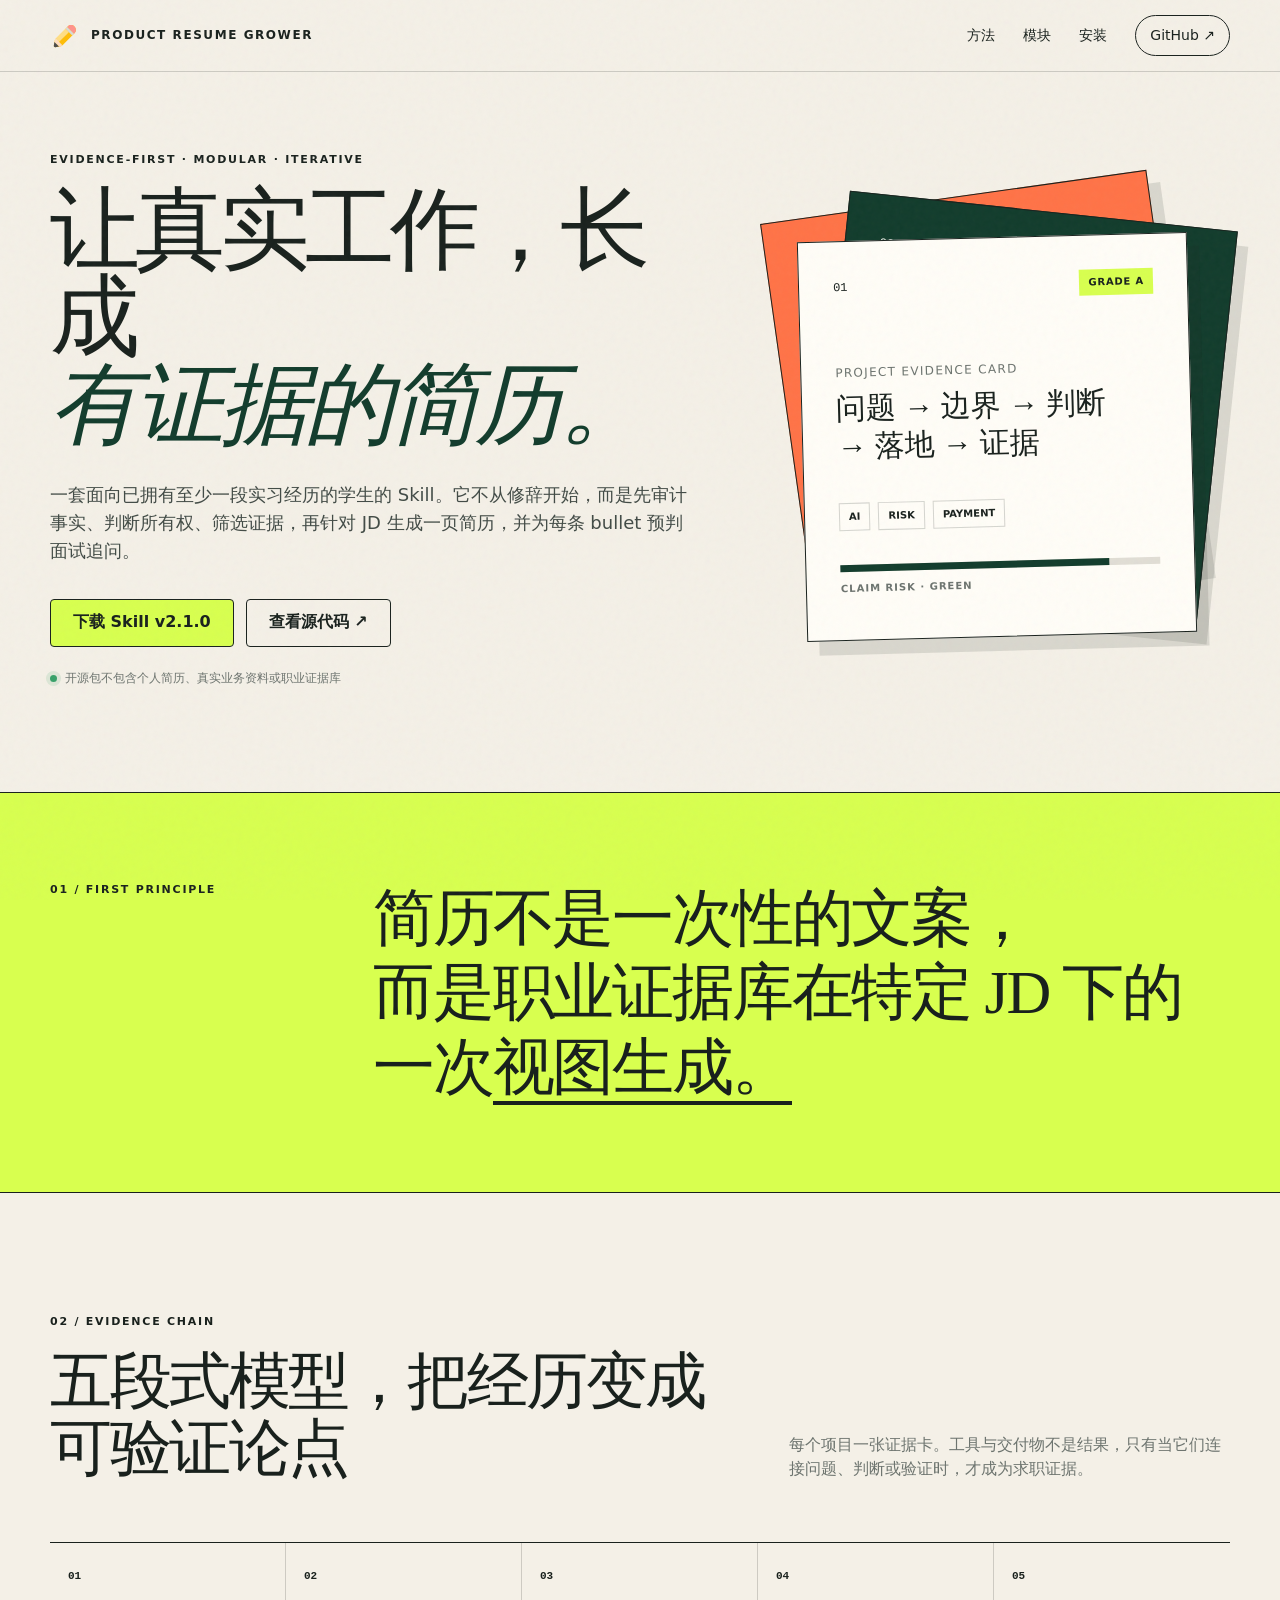
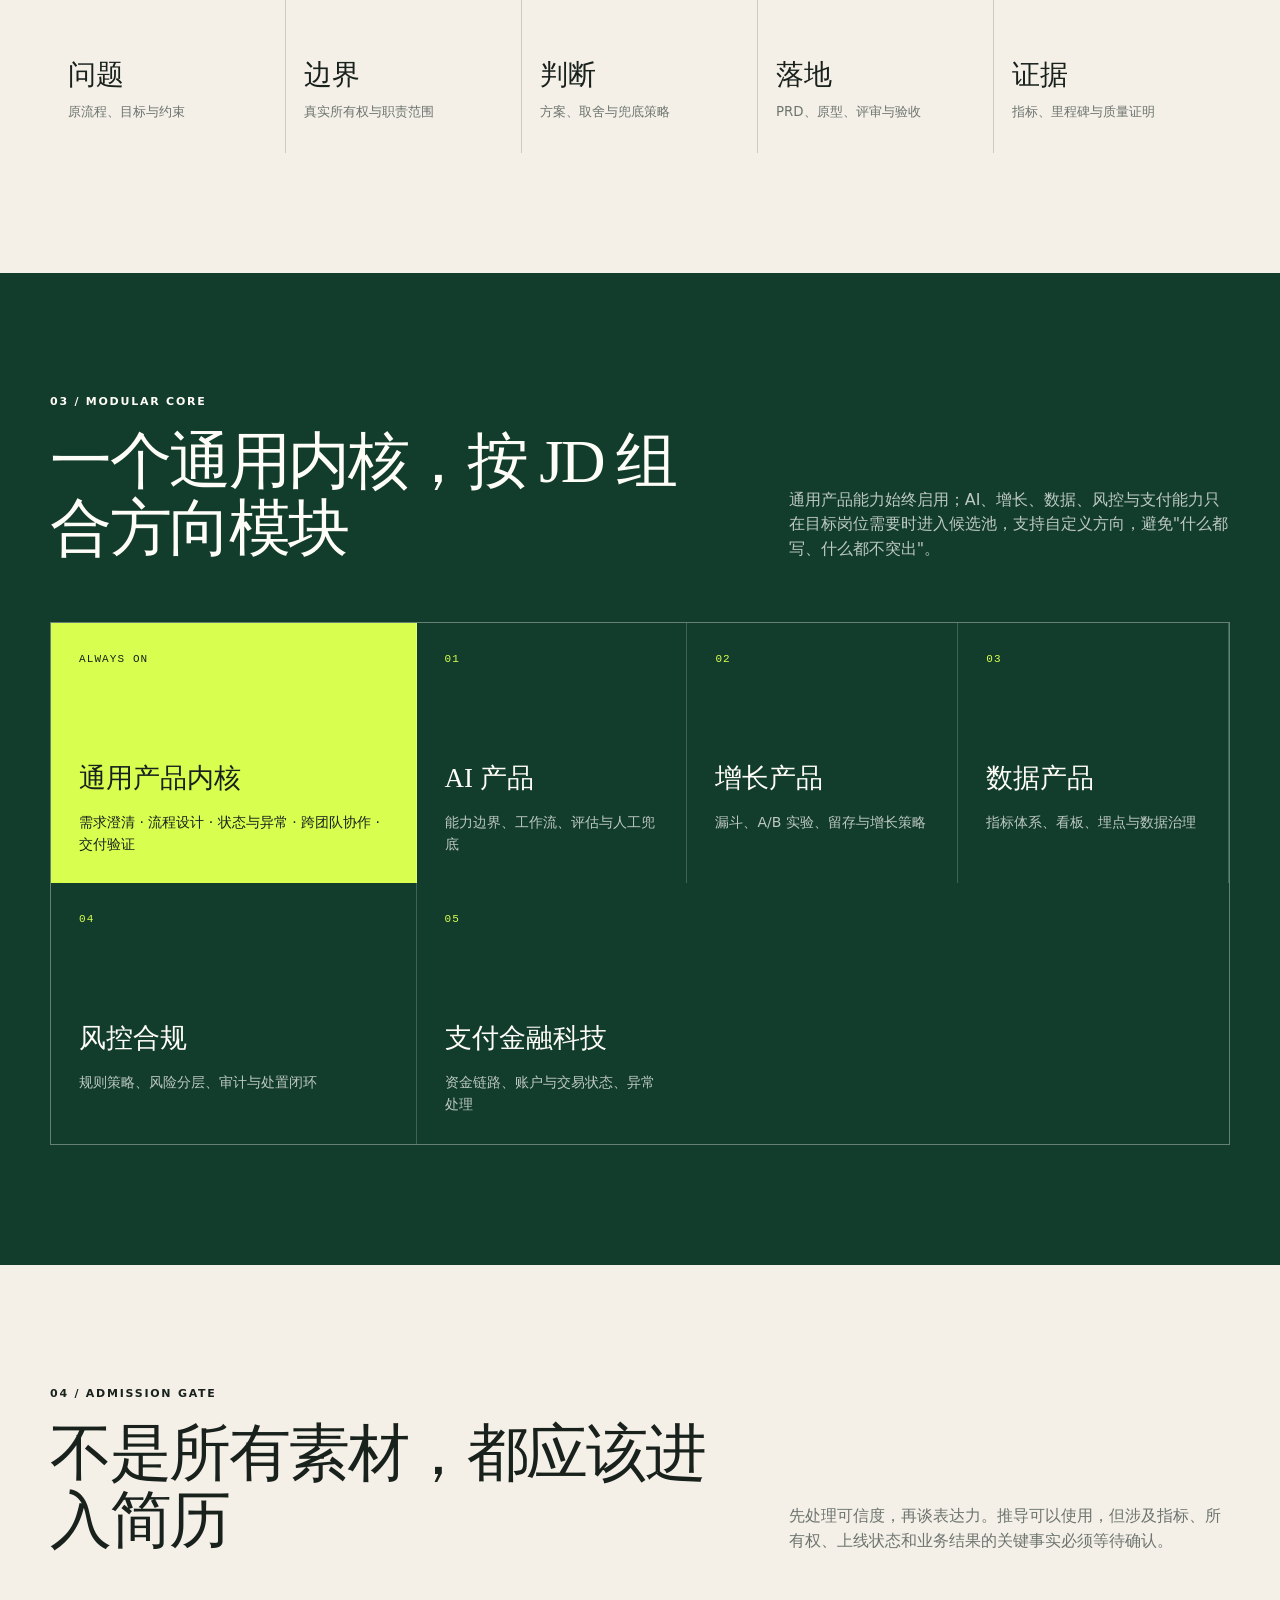
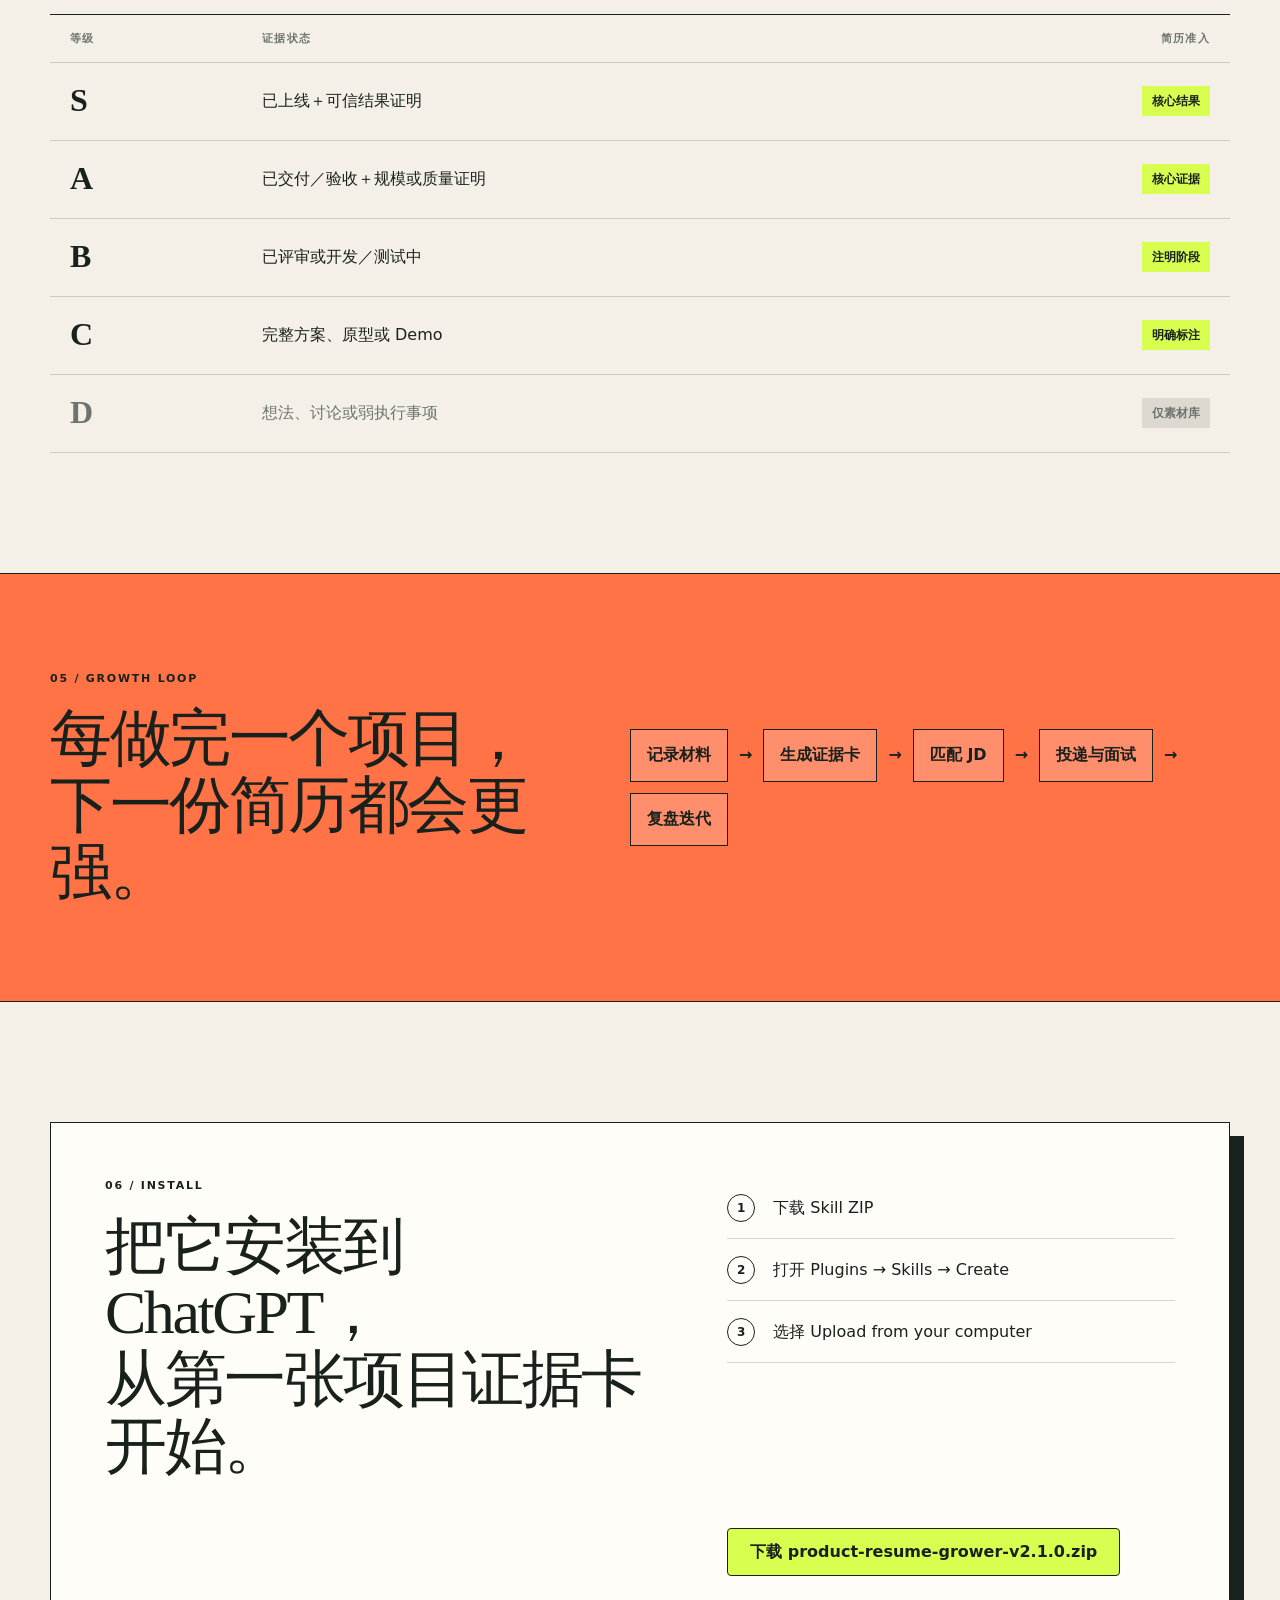
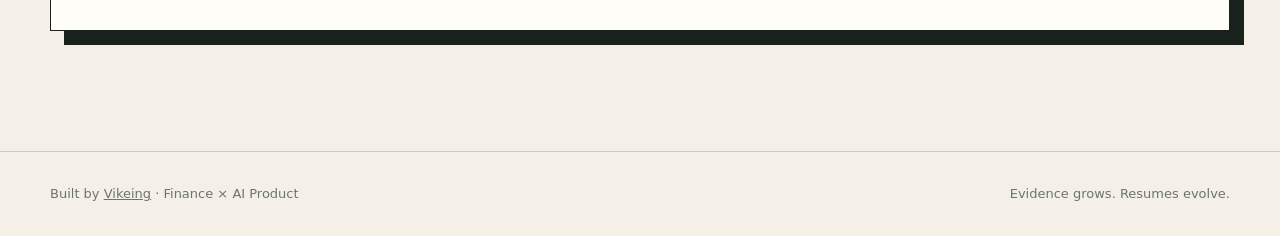
<file: docs/index.html>
<!doctype html>
<html lang="zh-CN">
  <head>
    <meta charset="utf-8" />
    <meta name="viewport" content="width=device-width, initial-scale=1" />
    <meta
      name="description"
      content="Product Resume Grower 是一套面向产品实习求职的、以职业证据为核心的可迭代简历系统。"
    />
    <meta name="theme-color" content="#f4f0e7" />
    <title>Product Resume Grower｜产品简历增长器</title>
    <link rel="icon" href="./icon.svg" type="image/svg+xml" />
    <link rel="stylesheet" href="./styles.css" />
  </head>
  <body>
    <div class="noise" aria-hidden="true"></div>
    <header class="topbar">
      <a class="brand" href="#top" aria-label="返回顶部">
        <img src="./icon.svg" alt="" />
        <span>PRODUCT RESUME GROWER</span>
      </a>
      <nav aria-label="主导航">
        <a href="#model">方法</a>
        <a href="#modules">模块</a>
        <a href="#install">安装</a>
        <a class="nav-github" href="https://github.com/vikeing/product-resume-grower">GitHub ↗</a>
      </nav>
    </header>

    <main id="top">
      <section class="hero section-shell">
        <div class="hero-copy">
          <p class="eyebrow">EVIDENCE-FIRST · MODULAR · ITERATIVE</p>
          <h1>让真实工作，长成<br /><em>有证据的简历。</em></h1>
          <p class="hero-lead">
            一套面向已拥有至少一段实习经历的学生的 Skill。它不从修辞开始，而是先审计事实、判断所有权、筛选证据，再针对 JD 生成一页简历，并为每条 bullet 预判面试追问。
          </p>
          <div class="hero-actions">
            <a class="button button-primary" href="./downloads/product-resume-grower-v2.1.0.zip" download>
              下载 Skill v2.1.0
            </a>
            <a class="button button-secondary" href="https://github.com/vikeing/product-resume-grower">
              查看源代码 ↗
            </a>
          </div>
          <p class="privacy-note"><span></span> 开源包不包含个人简历、真实业务资料或职业证据库</p>
        </div>

        <div class="evidence-stack" aria-label="项目证据卡示意">
          <article class="evidence-card card-back">
            <span class="card-index">03</span>
            <p>Evidence</p>
            <strong>Delivery milestone</strong>
          </article>
          <article class="evidence-card card-mid">
            <span class="card-index">02</span>
            <p>Decision</p>
            <strong>Trade-off & boundary</strong>
          </article>
          <article class="evidence-card card-front">
            <div class="card-topline">
              <span class="card-index">01</span>
              <span class="grade">GRADE A</span>
            </div>
            <p>Project evidence card</p>
            <h2>问题 → 边界 → 判断<br />→ 落地 → 证据</h2>
            <div class="card-tags">
              <span>AI</span><span>RISK</span><span>PAYMENT</span>
            </div>
            <div class="card-meter"><i></i></div>
            <small>CLAIM RISK · GREEN</small>
          </article>
        </div>
      </section>

      <section class="manifesto">
        <div class="section-shell manifesto-grid">
          <p class="section-number">01 / FIRST PRINCIPLE</p>
          <blockquote>
            简历不是一次性的文案，<br />而是职业证据库在特定 JD 下的一次<span>视图生成。</span>
          </blockquote>
        </div>
      </section>

      <section class="section-shell workflow" id="model">
        <div class="section-heading">
          <div>
            <p class="section-number">02 / EVIDENCE CHAIN</p>
            <h2>五段式模型，把经历变成可验证论点</h2>
          </div>
          <p>每个项目一张证据卡。工具与交付物不是结果，只有当它们连接问题、判断或验证时，才成为求职证据。</p>
        </div>

        <ol class="workflow-grid">
          <li><b>01</b><span>问题</span><small>原流程、目标与约束</small></li>
          <li><b>02</b><span>边界</span><small>真实所有权与职责范围</small></li>
          <li><b>03</b><span>判断</span><small>方案、取舍与兜底策略</small></li>
          <li><b>04</b><span>落地</span><small>PRD、原型、评审与验收</small></li>
          <li><b>05</b><span>证据</span><small>指标、里程碑与质量证明</small></li>
        </ol>
      </section>

      <section class="dark-section" id="modules">
        <div class="section-shell">
          <div class="section-heading dark-heading">
            <div>
              <p class="section-number">03 / MODULAR CORE</p>
              <h2>一个通用内核，按 JD 组合方向模块</h2>
            </div>
            <p>通用产品能力始终启用；AI、增长、数据、风控与支付能力只在目标岗位需要时进入候选池，支持自定义方向，避免"什么都写、什么都不突出"。</p>
          </div>

          <div class="module-orbit">
            <article class="core-module">
              <span>ALWAYS ON</span>
              <h3>通用产品内核</h3>
              <p>需求澄清 · 流程设计 · 状态与异常 · 跨团队协作 · 交付验证</p>
            </article>
            <article><span>01</span><h3>AI 产品</h3><p>能力边界、工作流、评估与人工兜底</p></article>
            <article><span>02</span><h3>增长产品</h3><p>漏斗、A/B 实验、留存与增长策略</p></article>
            <article><span>03</span><h3>数据产品</h3><p>指标体系、看板、埋点与数据治理</p></article>
            <article><span>04</span><h3>风控合规</h3><p>规则策略、风险分层、审计与处置闭环</p></article>
            <article><span>05</span><h3>支付金融科技</h3><p>资金链路、账户与交易状态、异常处理</p></article>
          </div>
        </div>
      </section>

      <section class="section-shell gates">
        <div class="section-heading">
          <div>
            <p class="section-number">04 / ADMISSION GATE</p>
            <h2>不是所有素材，都应该进入简历</h2>
          </div>
          <p>先处理可信度，再谈表达力。推导可以使用，但涉及指标、所有权、上线状态和业务结果的关键事实必须等待确认。</p>
        </div>

        <div class="grade-table" role="table" aria-label="S到D证据等级">
          <div class="grade-row grade-head" role="row">
            <span>等级</span><span>证据状态</span><span>简历准入</span>
          </div>
          <div class="grade-row" role="row"><b>S</b><span>已上线＋可信结果证明</span><strong>核心结果</strong></div>
          <div class="grade-row" role="row"><b>A</b><span>已交付／验收＋规模或质量证明</span><strong>核心证据</strong></div>
          <div class="grade-row" role="row"><b>B</b><span>已评审或开发／测试中</span><strong>注明阶段</strong></div>
          <div class="grade-row" role="row"><b>C</b><span>完整方案、原型或 Demo</span><strong>明确标注</strong></div>
          <div class="grade-row muted" role="row"><b>D</b><span>想法、讨论或弱执行事项</span><strong>仅素材库</strong></div>
        </div>
      </section>

      <section class="flywheel">
        <div class="section-shell flywheel-grid">
          <div>
            <p class="section-number">05 / GROWTH LOOP</p>
            <h2>每做完一个项目，下一份简历都会更强。</h2>
          </div>
          <div class="loop" aria-label="职业证据增长飞轮">
            <span>记录材料</span><i>→</i><span>生成证据卡</span><i>→</i><span>匹配 JD</span><i>→</i><span>投递与面试</span><i>→</i><span>复盘迭代</span>
          </div>
        </div>
      </section>

      <section class="section-shell install" id="install">
        <div class="install-panel">
          <div>
            <p class="section-number">06 / INSTALL</p>
            <h2>把它安装到 ChatGPT，<br />从第一张项目证据卡开始。</h2>
          </div>
          <ol>
            <li><b>1</b><span>下载 Skill ZIP</span></li>
            <li><b>2</b><span>打开 Plugins → Skills → Create</span></li>
            <li><b>3</b><span>选择 Upload from your computer</span></li>
          </ol>
          <a class="button button-primary" href="./downloads/product-resume-grower-v2.1.0.zip" download>
            下载 product-resume-grower-v2.1.0.zip
          </a>
        </div>
      </section>
    </main>

    <footer>
      <div class="section-shell footer-inner">
        <p>Built by <a href="https://github.com/vikeing">Vikeing</a> · Finance × AI Product</p>
        <p>Evidence grows. Resumes evolve.</p>
      </div>
    </footer>
    <script src="./app.js"></script>
  </body>
</html>
</file>
<file: docs/styles.css>
:root {
  --paper: #f4f0e7;
  --ink: #19211d;
  --muted: #6d746f;
  --line: rgba(25, 33, 29, 0.18);
  --acid: #d8ff4f;
  --forest: #123c2c;
  --cream: #fffdf7;
  --orange: #ff7347;
}

* { box-sizing: border-box; }

html { scroll-behavior: smooth; }

body {
  margin: 0;
  color: var(--ink);
  background: var(--paper);
  font-family: Inter, ui-sans-serif, system-ui, -apple-system, BlinkMacSystemFont, "Segoe UI", "PingFang SC", "Microsoft YaHei", sans-serif;
  line-height: 1.55;
}

a { color: inherit; }

.noise {
  position: fixed;
  inset: 0;
  z-index: 20;
  pointer-events: none;
  opacity: 0.045;
  background-image: url("data:image/svg+xml,%3Csvg viewBox='0 0 180 180' xmlns='http://www.w3.org/2000/svg'%3E%3Cfilter id='n'%3E%3CfeTurbulence type='fractalNoise' baseFrequency='.9' numOctaves='3' stitchTiles='stitch'/%3E%3C/filter%3E%3Crect width='100%25' height='100%25' filter='url(%23n)' opacity='.8'/%3E%3C/svg%3E");
}

.section-shell { width: min(1180px, calc(100% - 48px)); margin: 0 auto; }

.topbar {
  position: sticky;
  top: 0;
  z-index: 10;
  height: 72px;
  display: flex;
  align-items: center;
  justify-content: space-between;
  padding: 0 max(24px, calc((100vw - 1180px) / 2));
  border-bottom: 1px solid var(--line);
  background: color-mix(in srgb, var(--paper) 90%, transparent);
  backdrop-filter: blur(16px);
}

.brand { display: flex; align-items: center; gap: 11px; text-decoration: none; font-size: 12px; font-weight: 800; letter-spacing: 0.13em; }
.brand img { width: 30px; height: 30px; }
.topbar nav { display: flex; align-items: center; gap: 28px; }
.topbar nav a { font-size: 14px; text-decoration: none; }
.nav-github { padding: 9px 14px; border: 1px solid var(--ink); border-radius: 999px; }

.hero {
  min-height: 720px;
  display: grid;
  grid-template-columns: 1.15fr 0.85fr;
  gap: 68px;
  align-items: center;
  padding-top: 76px;
  padding-bottom: 90px;
}

.eyebrow, .section-number { margin: 0 0 18px; font-size: 11px; font-weight: 800; letter-spacing: 0.16em; text-transform: uppercase; }
.hero h1 { margin: 0; max-width: 760px; font-family: Georgia, "Songti SC", serif; font-size: clamp(55px, 7vw, 94px); line-height: 0.98; letter-spacing: -0.055em; font-weight: 500; }
.hero h1 em { color: var(--forest); font-style: italic; }
.hero-lead { max-width: 650px; margin: 32px 0 0; font-size: 18px; color: #424b46; }
.hero-actions { display: flex; gap: 12px; flex-wrap: wrap; margin-top: 34px; }
.button { display: inline-flex; justify-content: center; align-items: center; min-height: 48px; padding: 0 22px; border: 1px solid var(--ink); border-radius: 4px; font-weight: 750; text-decoration: none; transition: transform .2s ease, box-shadow .2s ease, background .2s ease; }
.button:hover { transform: translateY(-2px); box-shadow: 4px 4px 0 var(--ink); }
.button-primary { background: var(--acid); }
.button-secondary { background: transparent; }
.privacy-note { display: flex; align-items: center; gap: 8px; margin-top: 22px; color: var(--muted); font-size: 12px; }
.privacy-note span { width: 7px; height: 7px; border-radius: 50%; background: #38a169; box-shadow: 0 0 0 4px rgba(56, 161, 105, .13); }

.evidence-stack { position: relative; min-height: 480px; }
.evidence-card { position: absolute; width: min(390px, 92%); height: 400px; padding: 34px; border: 1px solid var(--ink); background: var(--cream); box-shadow: 12px 14px 0 rgba(25, 33, 29, 0.12); }
.card-back { top: 10px; right: 54px; transform: rotate(-8deg); background: var(--orange); }
.card-mid { top: 25px; right: 12px; transform: rotate(6deg); background: var(--forest); color: var(--cream); }
.card-front { top: 52px; right: 38px; transform: rotate(-1.5deg); }
.card-topline { display: flex; align-items: center; justify-content: space-between; }
.card-index { font-family: ui-monospace, monospace; font-size: 12px; }
.grade { padding: 5px 9px; background: var(--acid); color: var(--ink); font-size: 10px; font-weight: 900; letter-spacing: .08em; }
.evidence-card > p { margin: 62px 0 8px; color: var(--muted); font-size: 12px; text-transform: uppercase; letter-spacing: .11em; }
.evidence-card h2 { margin: 0; font-family: Georgia, "Songti SC", serif; font-size: 30px; line-height: 1.25; font-weight: 500; }
.card-tags { display: flex; gap: 8px; margin-top: 38px; }
.card-tags span { border: 1px solid var(--line); padding: 5px 9px; font-size: 10px; font-weight: 800; }
.card-meter { height: 7px; margin-top: 34px; background: #e1ded5; }
.card-meter i { display: block; width: 84%; height: 100%; background: var(--forest); }
.evidence-card small { display: block; margin-top: 9px; color: var(--muted); font-size: 10px; font-weight: 800; letter-spacing: .1em; }

.manifesto { padding: 88px 0; background: var(--acid); border-block: 1px solid var(--ink); }
.manifesto-grid { display: grid; grid-template-columns: .33fr 1fr; gap: 40px; }
.manifesto blockquote { margin: 0; font-family: Georgia, "Songti SC", serif; font-size: clamp(32px, 5vw, 62px); line-height: 1.2; letter-spacing: -.035em; }
.manifesto blockquote span { border-bottom: 4px solid var(--ink); }

.workflow, .gates { padding-block: 120px; }
.section-heading { display: grid; grid-template-columns: 1fr .65fr; gap: 60px; align-items: end; margin-bottom: 60px; }
.section-heading h2, .flywheel h2, .install h2 { margin: 0; max-width: 760px; font-family: Georgia, "Songti SC", serif; font-size: clamp(38px, 5vw, 62px); line-height: 1.08; font-weight: 500; letter-spacing: -.04em; }
.section-heading > p { margin: 0; color: var(--muted); font-size: 16px; }
.workflow-grid { list-style: none; display: grid; grid-template-columns: repeat(5, 1fr); padding: 0; margin: 0; border-top: 1px solid var(--ink); }
.workflow-grid li { position: relative; min-height: 210px; padding: 25px 18px; border-right: 1px solid var(--line); }
.workflow-grid li:last-child { border-right: 0; }
.workflow-grid b { display: block; margin-bottom: 68px; font-family: ui-monospace, monospace; font-size: 11px; }
.workflow-grid span { display: block; font-family: Georgia, "Songti SC", serif; font-size: 28px; }
.workflow-grid small { display: block; margin-top: 5px; color: var(--muted); }

.dark-section { padding-block: 120px; background: var(--forest); color: var(--cream); }
.dark-heading > p { color: #bdc9c1; }
.module-orbit { display: grid; grid-template-columns: 1.35fr repeat(3, 1fr); border: 1px solid rgba(255,255,255,.35); }
.module-orbit article { min-height: 260px; padding: 28px; border-right: 1px solid rgba(255,255,255,.2); }
.module-orbit article:last-child { border: 0; }
.module-orbit article > span { display: block; font-family: ui-monospace, monospace; color: var(--acid); font-size: 11px; letter-spacing: .1em; }
.module-orbit h3 { margin: 90px 0 12px; font-family: Georgia, "Songti SC", serif; font-size: 27px; font-weight: 500; }
.module-orbit p { margin: 0; color: #bdc9c1; font-size: 14px; }
.module-orbit .core-module { background: var(--acid); color: var(--ink); }
.module-orbit .core-module > span, .module-orbit .core-module p { color: var(--ink); }

.grade-table { border-top: 1px solid var(--ink); }
.grade-row { display: grid; grid-template-columns: .25fr 1fr .35fr; gap: 20px; align-items: center; min-height: 78px; padding: 0 20px; border-bottom: 1px solid var(--line); }
.grade-row b { font-family: Georgia, serif; font-size: 32px; }
.grade-row strong { justify-self: end; padding: 6px 10px; background: var(--acid); font-size: 12px; }
.grade-head { min-height: 48px; color: var(--muted); font-size: 11px; font-weight: 800; letter-spacing: .12em; }
.grade-head span:last-child { justify-self: end; }
.grade-row.muted { color: var(--muted); }
.grade-row.muted strong { background: #ddd9d0; }

.flywheel { padding-block: 96px; background: var(--orange); border-block: 1px solid var(--ink); }
.flywheel-grid { display: grid; grid-template-columns: .85fr 1fr; gap: 70px; align-items: center; }
.loop { display: flex; flex-wrap: wrap; gap: 11px; align-items: center; }
.loop span { padding: 13px 16px; border: 1px solid var(--ink); background: rgba(255,255,255,.2); font-weight: 750; }
.loop i { font-style: normal; font-weight: 900; }

.install { padding-block: 120px; }
.install-panel { display: grid; grid-template-columns: 1fr .78fr; gap: 48px; padding: 54px; border: 1px solid var(--ink); background: var(--cream); box-shadow: 14px 14px 0 var(--ink); }
.install-panel ol { list-style: none; margin: 0; padding: 0; }
.install-panel li { display: flex; gap: 18px; align-items: center; min-height: 62px; border-bottom: 1px solid var(--line); }
.install-panel li b { display: grid; place-items: center; width: 28px; height: 28px; border: 1px solid var(--ink); border-radius: 50%; font-size: 12px; }
.install-panel .button { grid-column: 2; justify-self: start; }

footer { padding: 32px 0; border-top: 1px solid var(--line); }
.footer-inner { display: flex; justify-content: space-between; gap: 24px; color: var(--muted); font-size: 13px; }
.footer-inner p { margin: 0; }

@media (max-width: 900px) {
  .topbar nav a:not(.nav-github) { display: none; }
  .hero { grid-template-columns: 1fr; min-height: auto; gap: 30px; }
  .evidence-stack { min-height: 440px; }
  .evidence-card { left: 50%; right: auto; transform-origin: center; }
  .card-back { transform: translateX(-50%) rotate(-7deg); }
  .card-mid { transform: translateX(-48%) rotate(6deg); }
  .card-front { transform: translateX(-52%) rotate(-1.5deg); }
  .manifesto-grid, .section-heading, .flywheel-grid, .install-panel { grid-template-columns: 1fr; }
  .workflow-grid { grid-template-columns: 1fr; }
  .workflow-grid li { min-height: auto; border-right: 0; border-bottom: 1px solid var(--line); }
  .workflow-grid b { margin-bottom: 26px; }
  .module-orbit { grid-template-columns: 1fr 1fr; }
  .module-orbit article { border-bottom: 1px solid rgba(255,255,255,.2); }
  .install-panel .button { grid-column: 1; }
}

@media (max-width: 560px) {
  .section-shell { width: min(100% - 28px, 1180px); }
  .topbar { height: 62px; padding-inline: 14px; }
  .brand span { display: none; }
  .hero { padding-top: 55px; }
  .hero h1 { font-size: 50px; }
  .hero-actions .button { width: 100%; }
  .evidence-stack { min-height: 390px; }
  .evidence-card { height: 345px; padding: 24px; }
  .evidence-card > p { margin-top: 48px; }
  .evidence-card h2 { font-size: 25px; }
  .manifesto, .workflow, .gates, .dark-section, .install { padding-block: 78px; }
  .module-orbit { grid-template-columns: 1fr; }
  .module-orbit article { min-height: 210px; border-right: 0; }
  .module-orbit h3 { margin-top: 55px; }
  .grade-row { grid-template-columns: .2fr 1fr; padding: 12px 10px; }
  .grade-row strong { grid-column: 2; justify-self: start; }
  .grade-head span:last-child { display: none; }
  .install-panel { padding: 30px 22px; box-shadow: 8px 8px 0 var(--ink); }
  .footer-inner { flex-direction: column; }
}

@media (prefers-reduced-motion: reduce) {
  html { scroll-behavior: auto; }
  .button { transition: none; }
}
</file>
